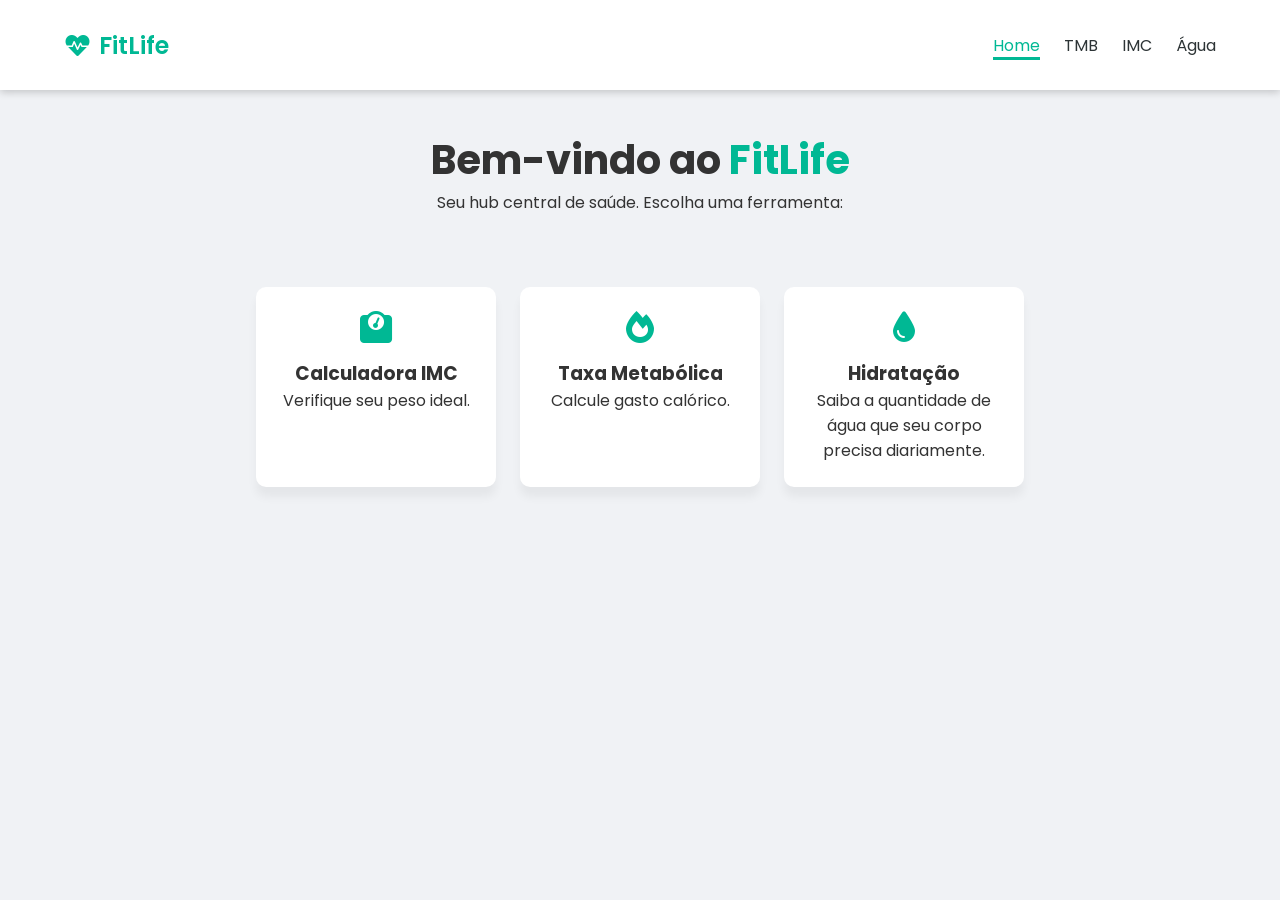
<file: index.html>
<!DOCTYPE html>
<html lang="pt-BR">
<head>
    <meta charset="UTF-8">
    <meta name="viewport" content="width=device-width, initial-scale=1.0">
    <link rel="preconnect" href="https://fonts.googleapis.com">
    <link rel="preconnect" href="https://fonts.gstatic.com" crossorigin>
    <link href="https://fonts.googleapis.com/css2?family=Poppins:ital,wght@0,100;0,200;0,300;0,400;0,500;0,600;0,700;0,800;0,900;1,100;1,200;1,300;1,400;1,500;1,600;1,700;1,800;1,900&display=swap" rel="stylesheet">
    <link rel="stylesheet" href="css/styles.css">
    <link rel="stylesheet" href="https://cdnjs.cloudflare.com/ajax/libs/font-awesome/6.0.0/css/all.min.css" />

    <title>FitLife</title>
</head>
<body>
    <nav>
        <a class="logo" href="index.html">
            <i class= "fas fa-heartbeat"></i>
            FitLife
        </a>

        <ul class="nav-links">
            <li><a class="nav-link" id= "nav-active" href="index.html"> Home </a></li>
            <li><a class="nav-link" href="pages/tmb.html"> TMB </a></li>
            <li><a class="nav-link" href="pages/imc.html"> IMC </a></li>
            <li><a class="nav-link" href="pages/water.html"> Água </a></li>
        </ul>
    </nav>

    <header class="header-container">
        <h1 class='titulo'>Bem-vindo ao <span>FitLife</span></h1>
        <p>Seu hub central de saúde. Escolha uma ferramenta: </p>
    </header>  

    <main>      
        <section class="cards-section">

          <a class="feature-card" href="pages/imc.html">
            <i class="fas fa-weight"></i>
            <h3> Calculadora IMC </h3>
            <p> Verifique seu peso ideal. </p>
          </a>

          <a class="feature-card" href="pages/tmb.html">
            <i class="fas fa-fire"></i>
            <h3> Taxa Metabólica </h3>
            <p> Calcule gasto calórico. </p>
          </a>

          <a class="feature-card" href="pages/water.html">
            <i class="fas fa-tint"></i>
            <h3> Hidratação </h3>
            <p> Saiba a quantidade de água que seu corpo precisa diariamente. </p>
          </a>
          
        </section>

    </main>

</body>
</html>
</file>
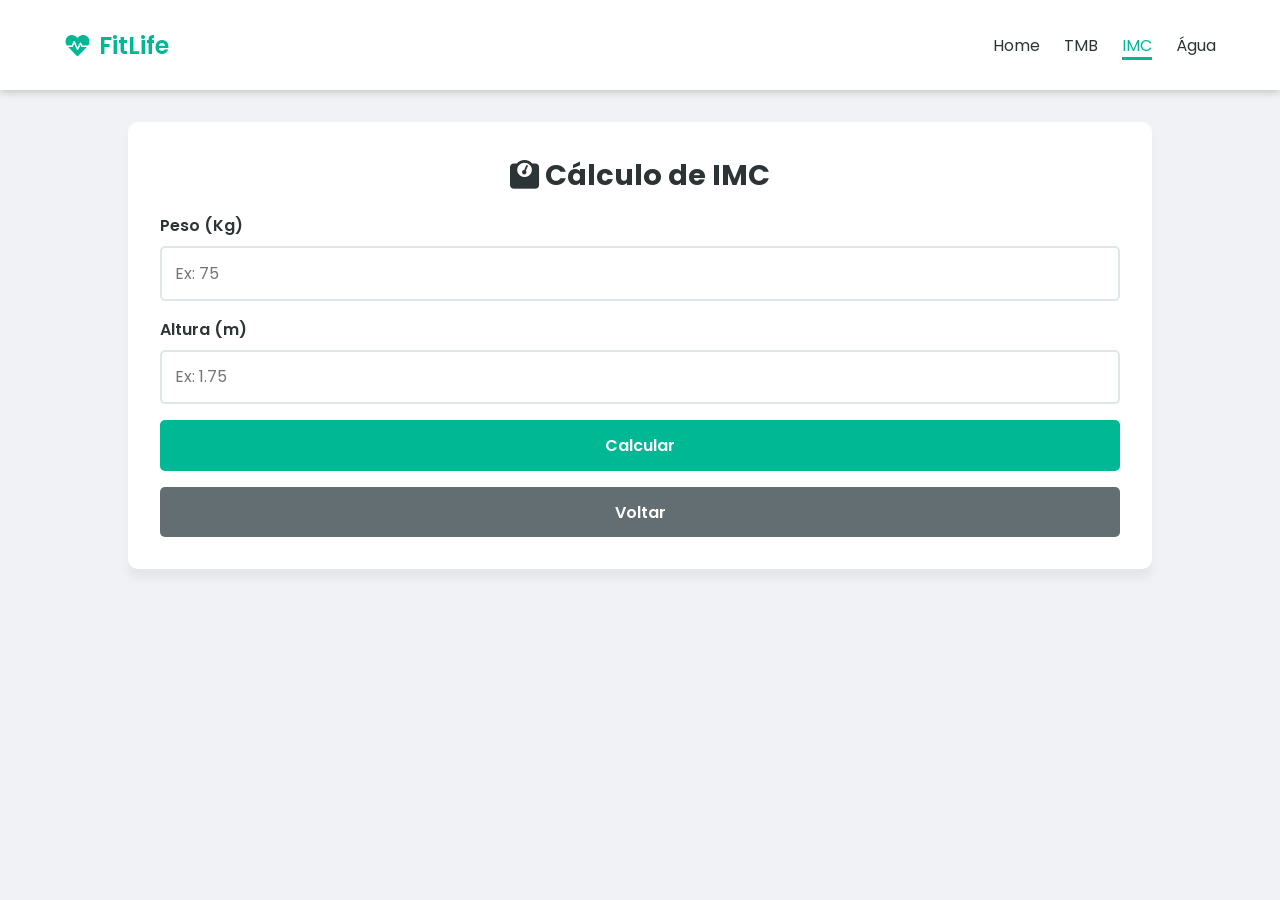
<file: pages/imc.html>
<!DOCTYPE html>
<html lang="pt-BR">
<head>
    <meta charset="UTF-8">
    <meta name="viewport" content="width=device-width, initial-scale=1.0">
    <link rel="preconnect" href="https://fonts.googleapis.com">
    <link rel="preconnect" href="https://fonts.gstatic.com" crossorigin>
    <link href="https://fonts.googleapis.com/css2?family=Poppins:ital,wght@0,100;0,200;0,300;0,400;0,500;0,600;0,700;0,800;0,900;1,100;1,200;1,300;1,400;1,500;1,600;1,700;1,800;1,900&display=swap" rel="stylesheet">
    <link rel="stylesheet" href="../css/styles.css">
    <link rel="stylesheet" href="https://cdnjs.cloudflare.com/ajax/libs/font-awesome/6.0.0/css/all.min.css" />

    <title>Fitlife | IMC </title>
</head>
<body>

    <nav>
        <a class="logo" href="../index.html"> <i class= "fas fa-heartbeat"></i> FitLife</a>

        <ul class="nav-links">
            <li><a class="nav-link" href="../index.html"> Home </a></li>
            <li><a class="nav-link" href="tmb.html"> TMB </a></li>
            <li><a class="nav-link" id="nav-active" href="imc.html"> IMC </a></li>
            <li><a class="nav-link" href="water.html"> Água </a></li>
        </ul>
    </nav>

    
    <main>
        <section class="tool-container">
            
            <div class="tool-container-title">
                <h2><i class="fas fa-weight"></i> Cálculo de IMC</h2>
            </div>
            
            <form>

                <div class="form-group">
                    <label for="weight">Peso (Kg)</label>
                    <input type="number" id="weight" placeholder="Ex: 75" required>
                </div>

                <div class="form-group">
                    <label for="height">Altura (m)</label>
                    <input type="number" id="height" placeholder="Ex: 1.75"
                    required
                    step= "any"
                    >
                </div>

                <button class="action-btn" type="submit" onclick="calculateIMC(event)">Calcular</button>
                <a class="action-btn btn-back" href="../index.html">Voltar</a>

            </form>

            <div id="result" class="result-box">
                <p>Seu IMC é</p>
                <h2 id="imc-value">00.0</h2>
                <p id="imc-desc">Classificação</p>                
            </div>          

        </section>   
    </main>

    <script src="../js/imc.js"></script>

</body>
</html>
</file>
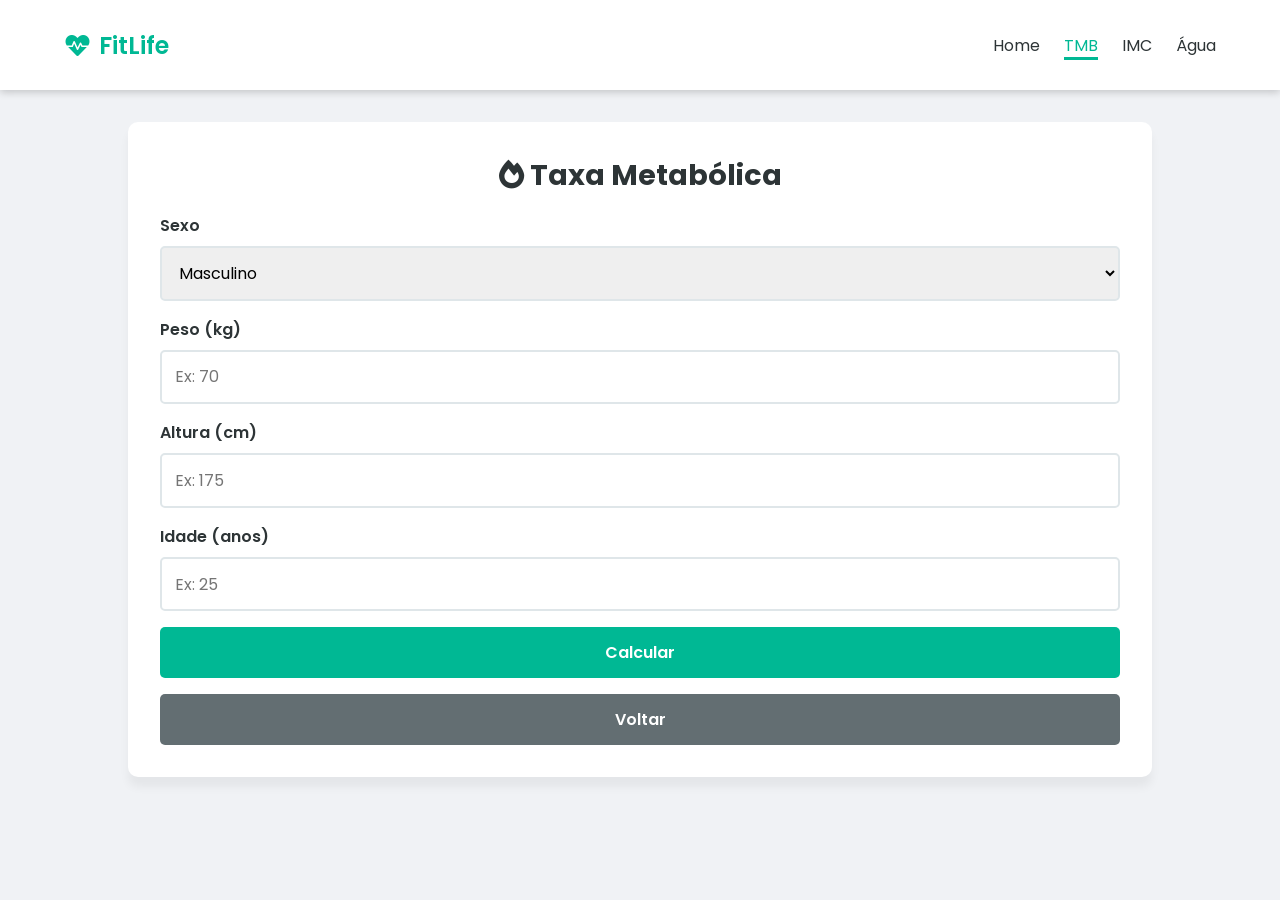
<file: pages/tmb.html>
<!DOCTYPE html>
<html lang="pt-BR">
<head>
    <meta charset="UTF-8">
    <meta name="viewport" content="width=device-width, initial-scale=1.0">
    <link rel="preconnect" href="https://fonts.googleapis.com">
    <link rel="preconnect" href="https://fonts.gstatic.com" crossorigin>
    <link href="https://fonts.googleapis.com/css2?family=Poppins:ital,wght@0,100;0,200;0,300;0,400;0,500;0,600;0,700;0,800;0,900;1,100;1,200;1,300;1,400;1,500;1,600;1,700;1,800;1,900&display=swap" rel="stylesheet">
    <link rel="stylesheet" href="../css/styles.css">
    <link rel="stylesheet" href="https://cdnjs.cloudflare.com/ajax/libs/font-awesome/6.0.0/css/all.min.css" />

    <title>Fitlife | TMB </title>
</head>
<body>

    <nav>
        <a class="logo" href="../index.html"> <i class="fas fa-heartbeat"></i> FitLife</a>

        <ul class="nav-links">
            <li><a class="nav-link" href="../index.html"> Home </a></li>
            <li><a class="nav-link" id="nav-active" href="tmb.html"> TMB </a></li>
            <li><a class="nav-link" href="imc.html"> IMC </a></li>
            <li><a class="nav-link" href="water.html"> Água </a></li>
        </ul>
    </nav>

    <main>
        <section class="tool-container">
            
            <div class="tool-container-title">
                <h2><i class="fas fa-fire"></i> Taxa Metabólica</h2>
            </div>

            <form>

                <div class="form-group">
                    <label for="gender">Sexo</label>
                    <select id="gender">
                        <option value="male" selected>Masculino</option>
                        <option value="female">Feminino</option>
                    </select>
                </div>

                <div class="form-group">
                    <label for="weight">Peso (kg)</label>
                    <input type="number" id="weight" placeholder="Ex: 70"
                    required>
                </div>

                <div class="form-group">
                    <label for="height">Altura (cm)</label>
                    <input type="number" id="height" placeholder="Ex: 175"
                    required>
                </div>

                <div class="form-group">
                    <label for="age">Idade (anos)</label>
                    <input type="number" id="age" placeholder="Ex: 25"
                    required>
                </div>

                <button class="action-btn" type="submit" onclick="calculateTMB(event)">Calcular</button>
                <a class="action-btn btn-back" href="../index.html">Voltar</a>
            </form>

            <div id="result-box" class="result-box">
                <p>Gasto calórico basal</p>
                <h2 id="tmb-value">0000</h2>
                <p>Kcal/dia</p>
            </div>

        </section>
    </main>

    <script src="../js/tmb.js"></script>

</body>
</html>
</file>
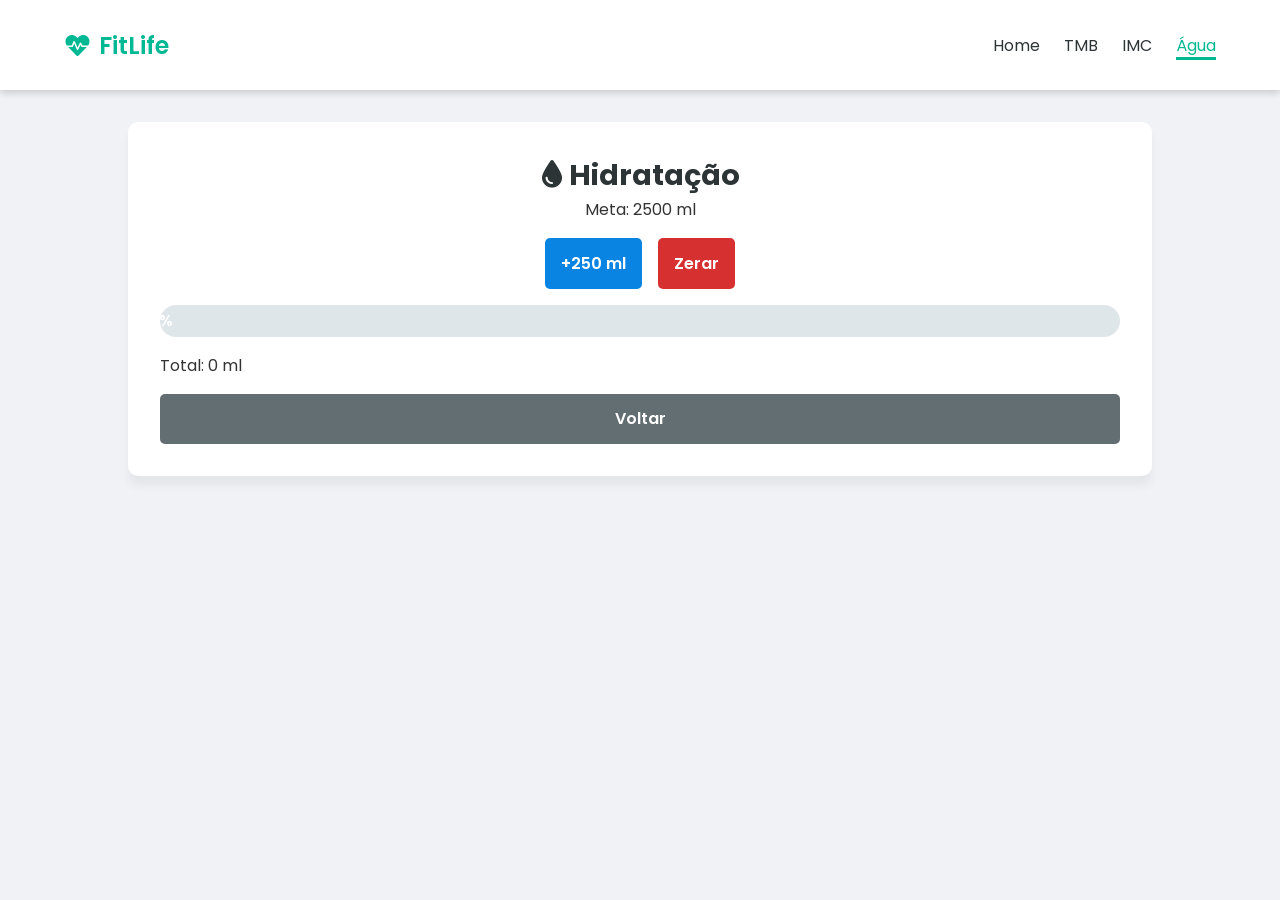
<file: pages/water.html>
<!DOCTYPE html>
<html lang="pt-BR">
<head>
    <meta charset="UTF-8">
    <meta name="viewport" content="width=device-width, initial-scale=1.0">
    <link rel="preconnect" href="https://fonts.googleapis.com">
    <link rel="preconnect" href="https://fonts.gstatic.com" crossorigin>
    <link href="https://fonts.googleapis.com/css2?family=Poppins:ital,wght@0,100;0,200;0,300;0,400;0,500;0,600;0,700;0,800;0,900;1,100;1,200;1,300;1,400;1,500;1,600;1,700;1,800;1,900&display=swap" rel="stylesheet">
    <link rel="stylesheet" href="../css/styles.css">
    <link rel="stylesheet" href="../css/water.css">
    <link rel="stylesheet" href="https://cdnjs.cloudflare.com/ajax/libs/font-awesome/6.0.0/css/all.min.css" />

    <title>Fitlife | Água </title>
</head>
<body>

    <nav>
        <a class="logo" href="../index.html"><i class= "fas fa-heartbeat"></i> FitLife</a>

        <ul class="nav-links">
            <li><a class="nav-link" href="../index.html"> Home </a></li>
            <li><a class="nav-link" href="tmb.html"> TMB </a></li>
            <li><a class="nav-link" href="imc.html"> IMC </a></li>
            <li><a class="nav-link" id="nav-active" href="water.html"> Água </a></li>

        </ul>
    </nav>

    <main>
        <section class="tool-container">

            <div class="tool-container-title">
                <h2><i class="fas fa-tint"></i> Hidratação</h2>
                <p>Meta: 2500 ml</p>
            </div>    

            <div class="water-controls">
                <button class="action-btn btn-water-add" type="button" onclick="addWater(250)">+250 ml</button>
                <button class="action-btn btn-water-reset" type="button" onclick="resetWater()">Zerar</button>
            </div>

            <div class="progress-container">
                <div id="water-bar" class="progress-bar">0%</div>
            </div>

            <p>Total: <span id="water-total">0</span> ml</p>

            <a class="action-btn btn-back" href="../index.html">Voltar</a>
        </section>  
    </main>    

    <script src="../js/water.js"></script>
        
</body>
</html>
</file>
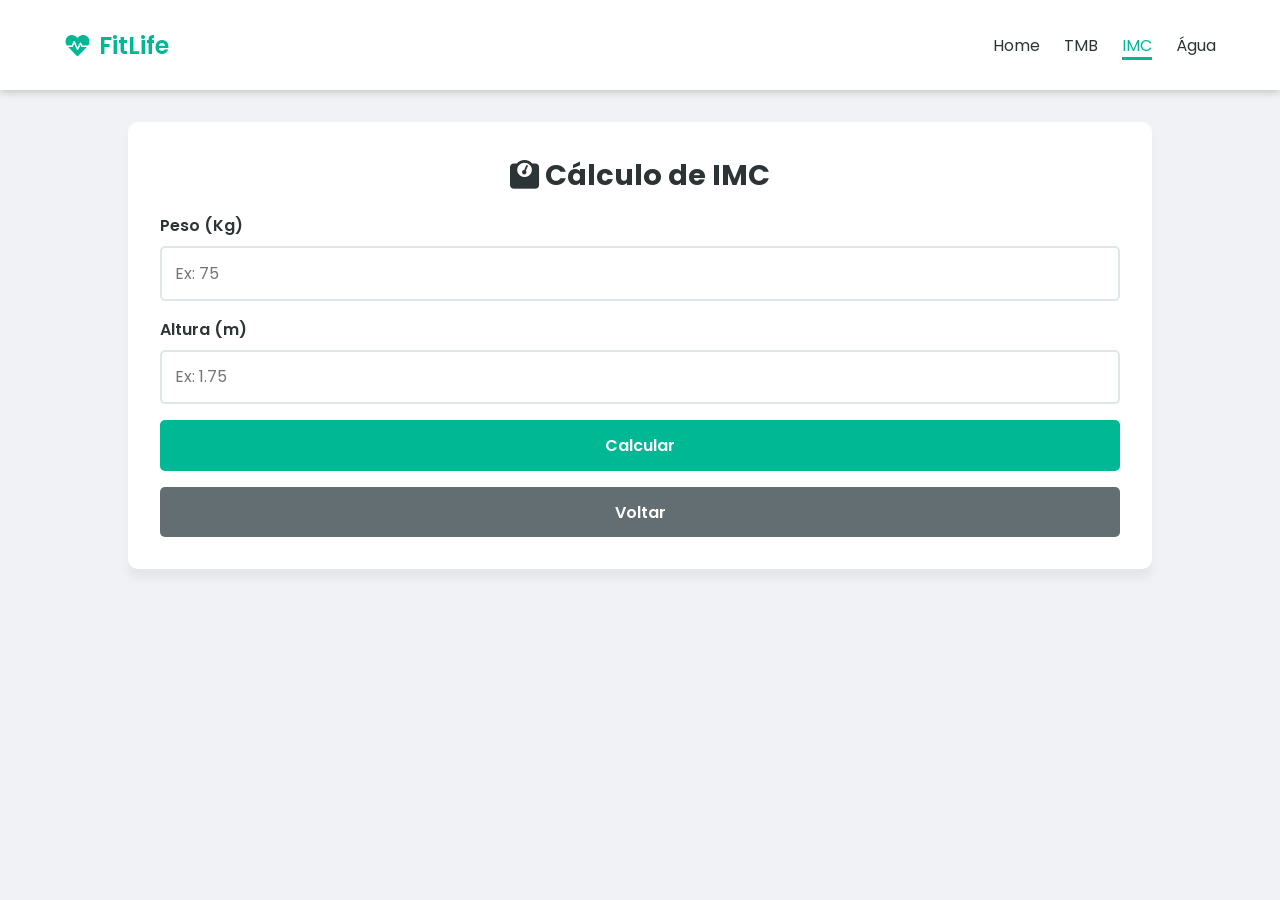
<file: aula-HTML/pages/imc.html>
<!DOCTYPE html>
<html lang="pt-BR">
<head>
    <meta charset="UTF-8">
    <meta name="viewport" content="width=device-width, initial-scale=1.0">
    <link rel="preconnect" href="https://fonts.googleapis.com">
    <link rel="preconnect" href="https://fonts.gstatic.com" crossorigin>
    <link href="https://fonts.googleapis.com/css2?family=Poppins:ital,wght@0,100;0,200;0,300;0,400;0,500;0,600;0,700;0,800;0,900;1,100;1,200;1,300;1,400;1,500;1,600;1,700;1,800;1,900&display=swap" rel="stylesheet">
    <link rel="stylesheet" href="../css/styles.css">
    <link rel="stylesheet" href="https://cdnjs.cloudflare.com/ajax/libs/font-awesome/6.0.0/css/all.min.css" />

    <title>Fitlife | IMC </title>
</head>
<body>

    <nav>
        <a class="logo" href="../index.html"> <i class= "fas fa-heartbeat"></i> FitLife</a>

        <ul class="nav-links">
            <li><a class="nav-link" href="../index.html"> Home </a></li>
            <li><a class="nav-link" href="tmb.html"> TMB </a></li>
            <li><a class="nav-link" id="nav-active" href="imc.html"> IMC </a></li>
            <li><a class="nav-link" href="water.html"> Água </a></li>
        </ul>
    </nav>

    
    <main>
        <section class="tool-container">
            
            <div class="tool-container-title">
                <h2><i class="fas fa-weight"></i> Cálculo de IMC</h2>
            </div>
            
            <form>

                <div class="form-group">
                    <label for="weight">Peso (Kg)</label>
                    <input type="number" id="weight" placeholder="Ex: 75" required>
                </div>

                <div class="form-group">
                    <label for="height">Altura (m)</label>
                    <input type="number" id="height" placeholder="Ex: 1.75"
                    required
                    step= "any"
                    >
                </div>

                <button class="action-btn" type="submit" onclick="calculateIMC(event)">Calcular</button>
                <a class="action-btn btn-back" href="../index.html">Voltar</a>

            </form>

            <div id="result" class="result-box">
                <p>Seu IMC é</p>
                <h2 id="imc-value">00.0</h2>
                <p id="imc-desc">Classificação</p>                
            </div>          
            

        </section>   
    </main>

    <script src="../js/imc.js"></script>

</body>
</html>
</file>
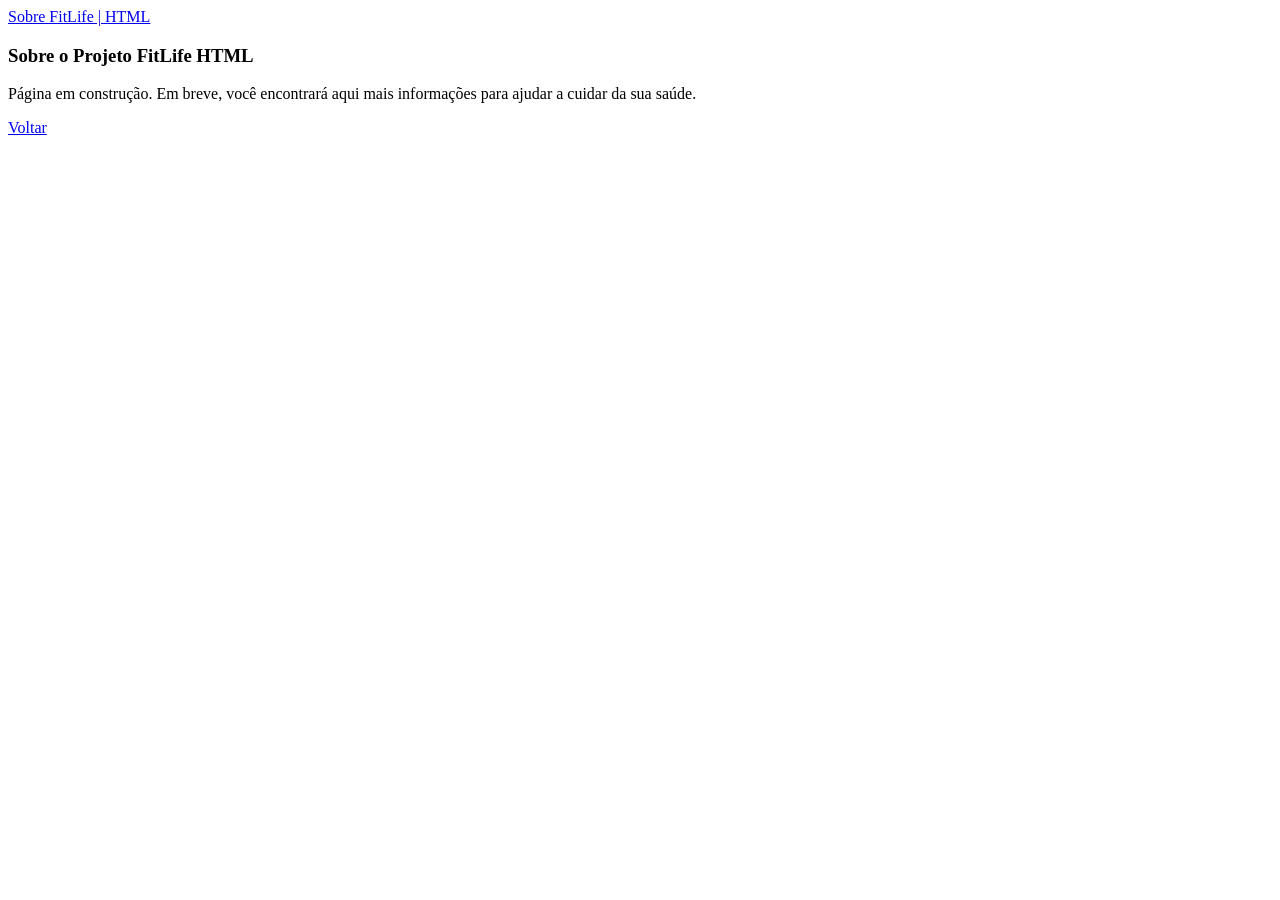
<file: aula-HTML/pages/sobre.html>
<!DOCTYPE html>
<html lang="pt-BR">
<head>
    <meta charset="UTF-8">
    <meta name="viewport" content="width=device-width, initial-scale=1.0">
    <link rel="preconnect" href="https://fonts.googleapis.com">
    <link rel="preconnect" href="https://fonts.gstatic.com" crossorigin>
    <link href="https://fonts.googleapis.com/css2?family=Poppins:ital,wght@0,100;0,200;0,300;0,400;0,500;0,600;0,700;0,800;0,900;1,100;1,200;1,300;1,400;1,500;1,600;1,700;1,800;1,900&display=swap" rel="stylesheet">

    <title>Fitlife | Sobre HTML </title>
</head>
<body>

    <nav>
        <a href="../index.html">Sobre FitLife | HTML</a>
    <main>
        <section>
            <header>
                <h1> Sobre o Projeto FitLife HTML </h1>
                <p> Página em construção. Em breve, você encontrará aqui mais informações para ajudar a cuidar da sua saúde. </p>
            </header>

            <a href="../index.html">Voltar</a>
        </section>   
    </main>

</body>
</html>
</file>
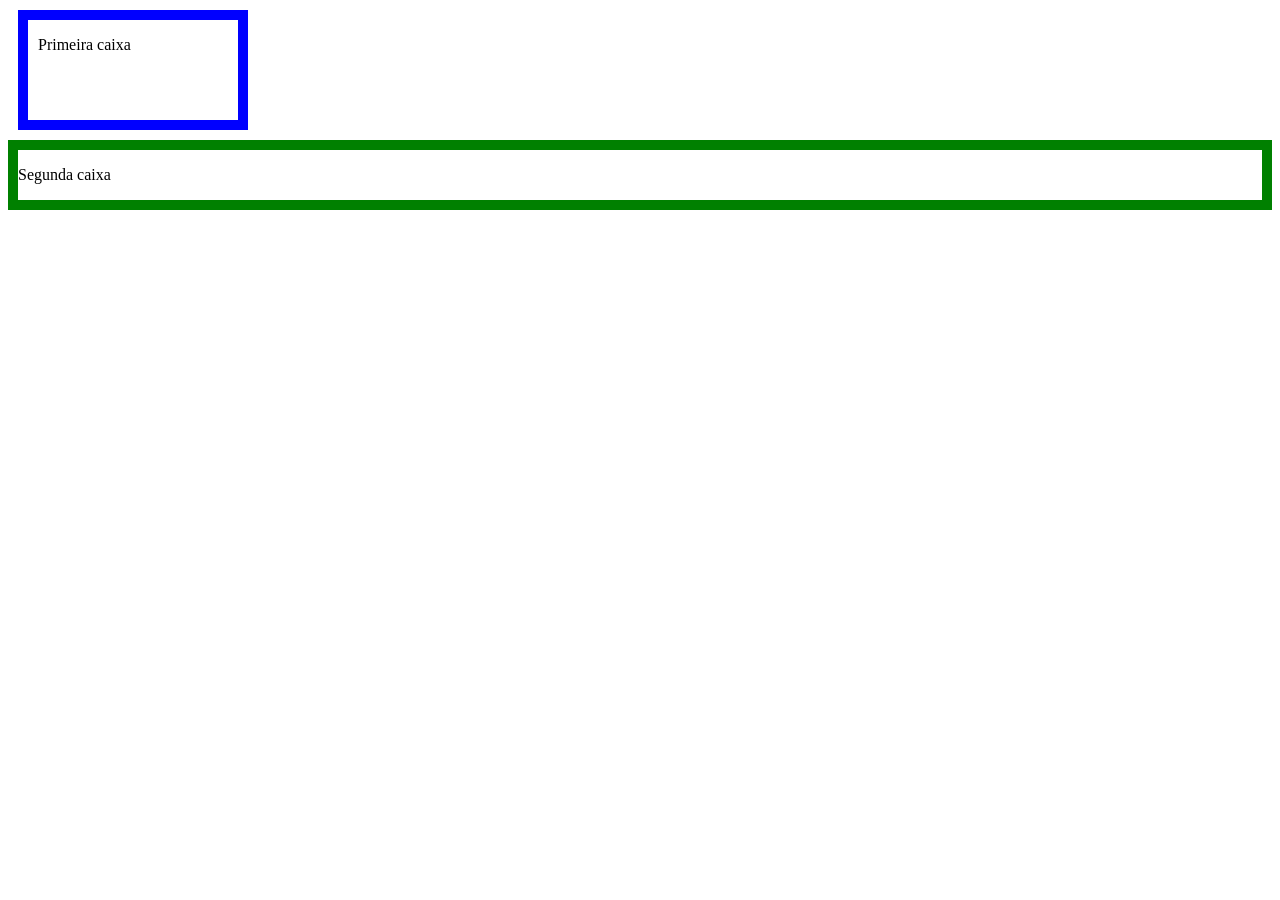
<file: aula-HTML/pages/teste.html>
<!DOCTYPE html>
<html lang="en">
<head>
    <meta charset="UTF-8">
    <meta name="viewport" content="width=device-width, initial-scale=1.0">
    <title>Document</title>

    <style>
            /*border-left: 20px solid blue;
            border-right: 20 px solid blue;
            border-bottom: 20px solid blue;
            border-top: 20px solid blue;
            border-radius: 20px solid blue;*/

            #primeira-caixa {
            border: 10px solid blue;
            width: 200px;
            height: 100px;

            margin: 10px;
            padding-left: 10px;

            }

            #segunda-caixa {
            border: 10px solid green;

            }      



    </style>
</head>
<body>

    <div id="primeira-caixa">

        <p> Primeira caixa</p>

    </div>

    <div id="segunda-caixa">

        <p> Segunda caixa</p>

    </div>
    
</body>
</html>
</file>
<file: css/styles.css>
:root {
    --primary-color: #00b894;
    --primary-dark: #019477;
    --secondary-color: #2d3436;
    --background-color: #f0f2f5;
    --card-color: #ffffff;
    --text-color: #333333;
    --muted-color: #636e72;
    --danger-color: #d63031;
    --water-color: #0984e3;
    --border-color: #dfe6e9;

    --result-box: #e8f8f5;

    --shadow-md: 0 10px 10px rgba(0, 0, 0, 0.05);
}

* {
    margin: 0;
    padding: 0;
    box-sizing: border-box;
}

body {
    font-family: "Poppins";
    background-color: var(--background-color);
    color: var(--text-color);
}

nav {
    /* flexbox */
    display: flex;
    justify-content: space-between;
    align-items: center;

    background-color: var(--card-color);
    padding : 0 5%;
    height: 10vh;
    box-shadow: 0 2px 8px rgba(0, 0, 0, 0.2);
}

.logo {
    /*flexbox*/
    display: flex;
    align-items: center;

    gap: 0.5rem;

    font-size: 1.5rem;
    color: var(--primary-color);
    text-decoration: none;
    font-weight: 600;
}

.nav-links {
    display: flex;
    list-style: none;
    gap: 1.5rem;
}

.nav-link {
    text-decoration: none;
    color:var(--secondary-color);
    font-size: 1rem;
}

.nav-link:hover {
    color: var(--primary-color);
}

#nav-active {
    border-bottom: 3px var(--primary-color) solid;
    color: var(--primary-color);
}

.header-container {
    text-align: center;
    padding: 2.5rem 0;
}

.header-container h1 {
    font-size: 2.5rem;
}

.header-container span {
    color: var(--primary-color);
}

main {
    width: 80%;
    margin: 0 auto;
    padding: 2rem 0;
}

.cards-section {
    text-align: center;

    flex-wrap: wrap;
    justify-content: center;
    display: flex;
    gap: 1.5rem;
}

.feature-card {
    background-color: var(--card-color);
    color: var(--text-color);
    padding: 1.5rem;
    border-radius: 10px;
    text-align: center;
    text-decoration: none;
    box-shadow: var(--shadow-md);
    width: 15rem;
}

.feature-card:hover {
    border: 2px solid var(--primary-color);
}

.feature-card i {
    font-size: 2rem;
    color: var(--primary-color);
    margin-bottom: 1rem;
}

.tool-container {
    display: flex;
    flex-direction: column;
    gap: 1rem;

    width: 100%;
    padding: 2rem;

    background-color: var(--card-color);
    border-radius: 10px;
    box-shadow: var(--shadow-md);
}

.tool-container-title {
    text-align: center;
}

.tool-container-title h2 {
    color: var(--secondary-color);
    font-size: 1.8rem;
}
.tool-container form {
    display: flex;
    flex-direction: column;
    gap: 1rem;
}

.form-group {
    display: flex;
    flex-direction: column;
    gap: 0.5rem;
}

.form-group label {
    font-weight: 600;
    color: var(--secondary-color);
}

.form-group input,
.form-group select {
    padding: 0.8rem;
    border: 2px solid var(--border-color);
    border-radius: 5px;
    font-size: 1rem;
    font-family: inherit;
}

.form-group input:focus,
.form-group select:focus {
    outline: none;
    border-color: var(--primary-color);
}

.action-btn {
    padding: 0.8rem 1rem;
    background-color: var(--primary-color);
    color: var(--card-color);
    border: none;
    border-radius: 5px;
    font-size: 1rem;
    font-weight: 600;
    font-family: inherit;
    cursor: pointer;
    text-decoration: none;
    text-align: center;
    transition: 0.3s;
}

.action-btn:hover {
    background-color: var(--primary-dark);
}

.btn-back {
    background-color: var(--muted-color);
}

.btn-back:hover {
    background-color: var(--secondary-color);
}

.result-box {
    display: none;
    background-color: var(--result-box);
    padding: 1.25rem;
    border-radius: 10px;
    text-align: center;
}

.show {
    display: block;
}

@media (max-width: 480px) {
    nav {
        flex-direction: column;
        justify-content: center;
        height: 12vh;
    }
}

@media (max-width: 480px) {
    .logo {
        font-size: 1.2rem;
    }
    
    .nav-links {
        gap: 0.5rem;
    }
}
</file>
<file: css/water.css>
.water-controls {
    display: flex;
    justify-content: center;
    align-items: center;

    flex-wrap: wrap;
    gap: 1rem;
}

.btn-water-add {
    background-color: var(--water-color)
}

.btn-water-add:hover {
    background-color: #076ebc;
}

.btn-water-reset {
    background-color: var(--danger-color);
}

.btn-water-reset:hover {
    background-color: #b71c1c;
}

.progress-container {
    width: 100%;
    height: 2rem;
    background-color: var(--border-color);
    border-radius: 2rem;
}

.progress-bar {
    display: flex;
    justify-content: center;
    align-items: center;

    width: 0%;
    height: 100%;
    background-color: var(--water-color);
    color: var(--card-color);
    font-weight: 600;
}
</file>
<file: aula-HTML/css/styles.css>
:root {
    --primary-color: #00b894;
    --primary-dark: #019477;
    --secondary-color: #2d3436;
    --background-color: #f0f2f5;
    --card-color: #ffffff;
    --text-color: #333333;
    --muted-color: #636e72;
    --danger-color: #d63031;
    --water-color: #0984e3;
    --border-color: #dfe6e9;

    --result-box: #e8f8f5;

    --shadow-md: 0 10px 10px rgba(0, 0, 0, 0.05);
}

* {
    margin: 0;
    padding: 0;
    box-sizing: border-box;
}

body {
    font-family: "Poppins";
    background-color: var(--background-color);
    color: var(--text-color);
}

nav {
    /* flexbox */
    display: flex;
    justify-content: space-between;
    align-items: center;

    background-color: var(--card-color);
    padding : 0 5%;
    height: 10vh;
    box-shadow: 0 2px 8px rgba(0, 0, 0, 0.2);
}

.logo {
    /*flexbox*/
    display: flex;
    align-items: center;

    gap: 0.5rem;

    font-size: 1.5rem;
    color: var(--primary-color);
    text-decoration: none;
    font-weight: 600;
}

.nav-links {
    display: flex;
    list-style: none;
    gap: 1.5rem;
}

.nav-link {
    text-decoration: none;
    color:var(--secondary-color);
    font-size: 1rem;
}

.nav-link:hover {
    color: var(--primary-color);
}

#nav-active {
    border-bottom: 3px var(--primary-color) solid;
    color: var(--primary-color);
}

.header-container {
    text-align: center;
    padding: 2.5rem 0;
}

.header-container h1 {
    font-size: 2.5rem;
}

.header-container span {
    color: var(--primary-color);
}

main {
    width: 80%;
    margin: 0 auto;
    padding: 2rem 0;
}

.cards-section {
    text-align: center;

    flex-wrap: wrap;
    justify-content: center;
    display: flex;
    gap: 1.5rem;
}

.feature-card {
    background-color: var(--card-color);
    color: var(--text-color);
    padding: 1.5rem;
    border-radius: 10px;
    text-align: center;
    text-decoration: none;
    box-shadow: var(--shadow-md);
    width: 15rem;
}

.feature-card:hover {
    border: 2px solid var(--primary-color);
}

.feature-card i {
    font-size: 2rem;
    color: var(--primary-color);
    margin-bottom: 1rem;
}

.tool-container {
    display: flex;
    flex-direction: column;
    gap: 1rem;

    width: 100%;
    padding: 2rem;

    background-color: var(--card-color);
    border-radius: 10px;
    box-shadow: var(--shadow-md);
}

.tool-container-title {
    text-align: center;
}

.tool-container-title h2 {
    color: var(--secondary-color);
    font-size: 1.8rem;
}
.tool-container form {
    display: flex;
    flex-direction: column;
    gap: 1rem;
}

.form-group {
    display: flex;
    flex-direction: column;
    gap: 0.5rem;
}

.form-group label {
    font-weight: 600;
    color: var(--secondary-color);
}

.form-group input,
.form-group select {
    padding: 0.8rem;
    border: 2px solid var(--border-color);
    border-radius: 5px;
    font-size: 1rem;
    font-family: inherit;
}

.form-group input:focus,
.form-group select:focus {
    outline: none;
    border-color: var(--primary-color);
}

.action-btn {
    padding: 0.8rem 1rem;
    background-color: var(--primary-color);
    color: var(--card-color);
    border: none;
    border-radius: 5px;
    font-size: 1rem;
    font-weight: 600;
    font-family: inherit;
    cursor: pointer;
    text-decoration: none;
    text-align: center;
    transition: 0.3s;
}

.action-btn:hover {
    background-color: var(--primary-dark);
}

.btn-back {
    background-color: var(--muted-color);
}

.btn-back:hover {
    background-color: var(--secondary-color);
}

.result-box {
    display: none;
    background-color: var(--result-box);
    padding: 1.25rem;
    border-radius: 10px;
    text-align: center;
}

.show {
    display: block;
}

@media (max-width: 480px) {
    nav {
        flex-direction: column;
        justify-content: center;
        height: 12vh;
    }
}

@media (max-width: 480px) {
    .logo {
        font-size: 1.2rem;
    }
    
    .nav-links {
        gap: 0.5rem;
    }
}
</file>
